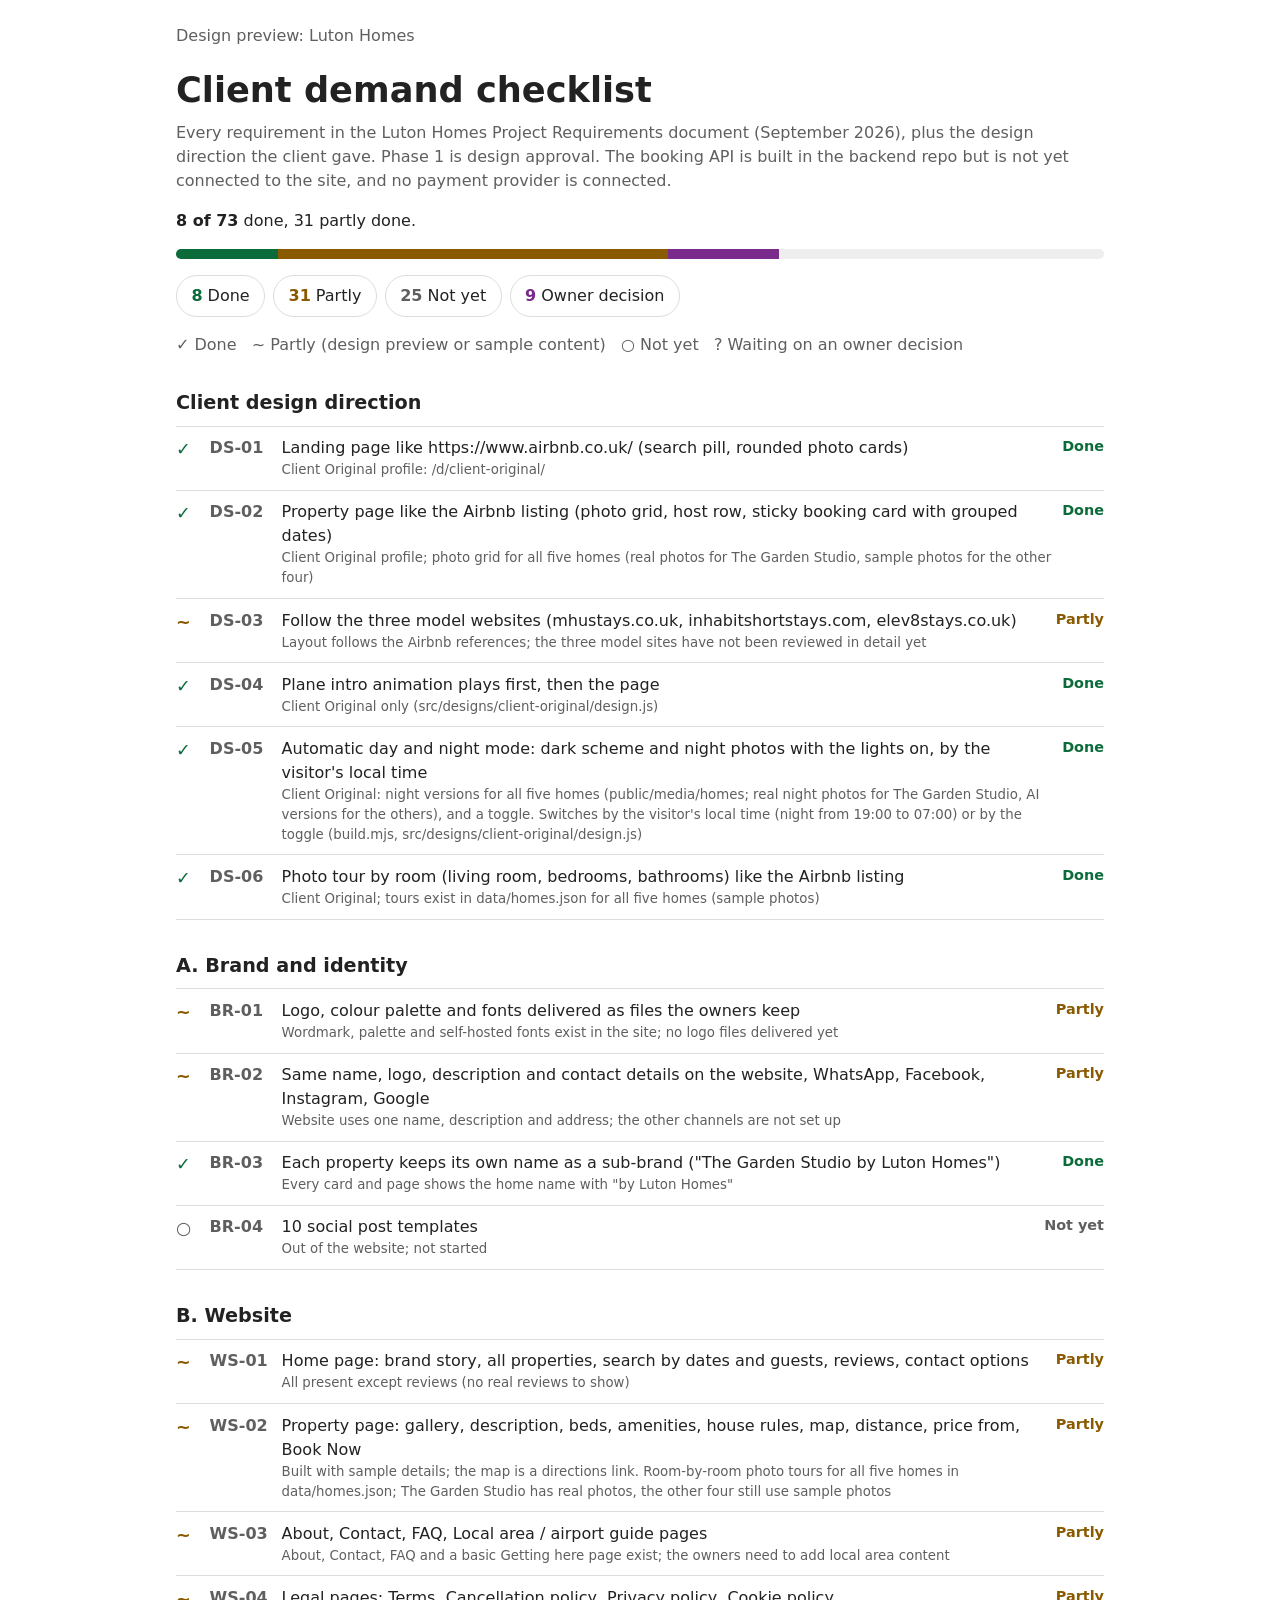
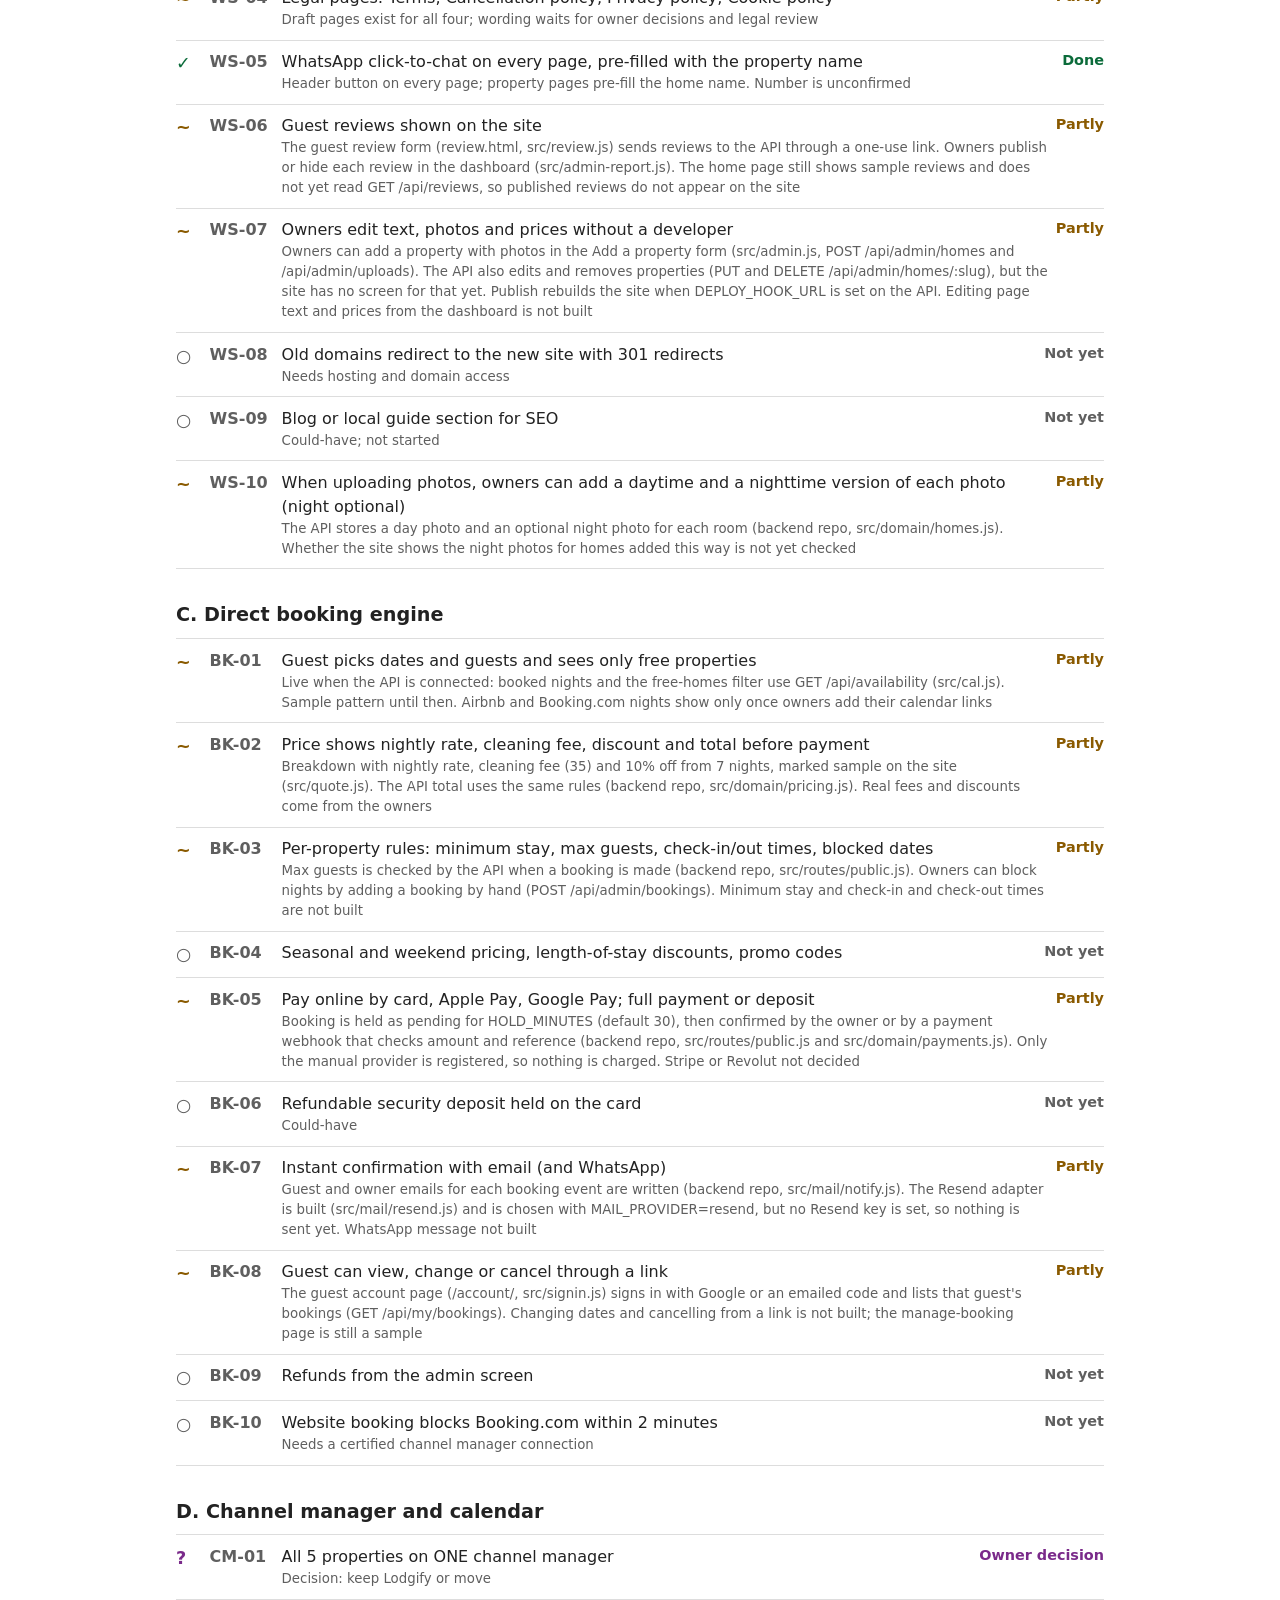
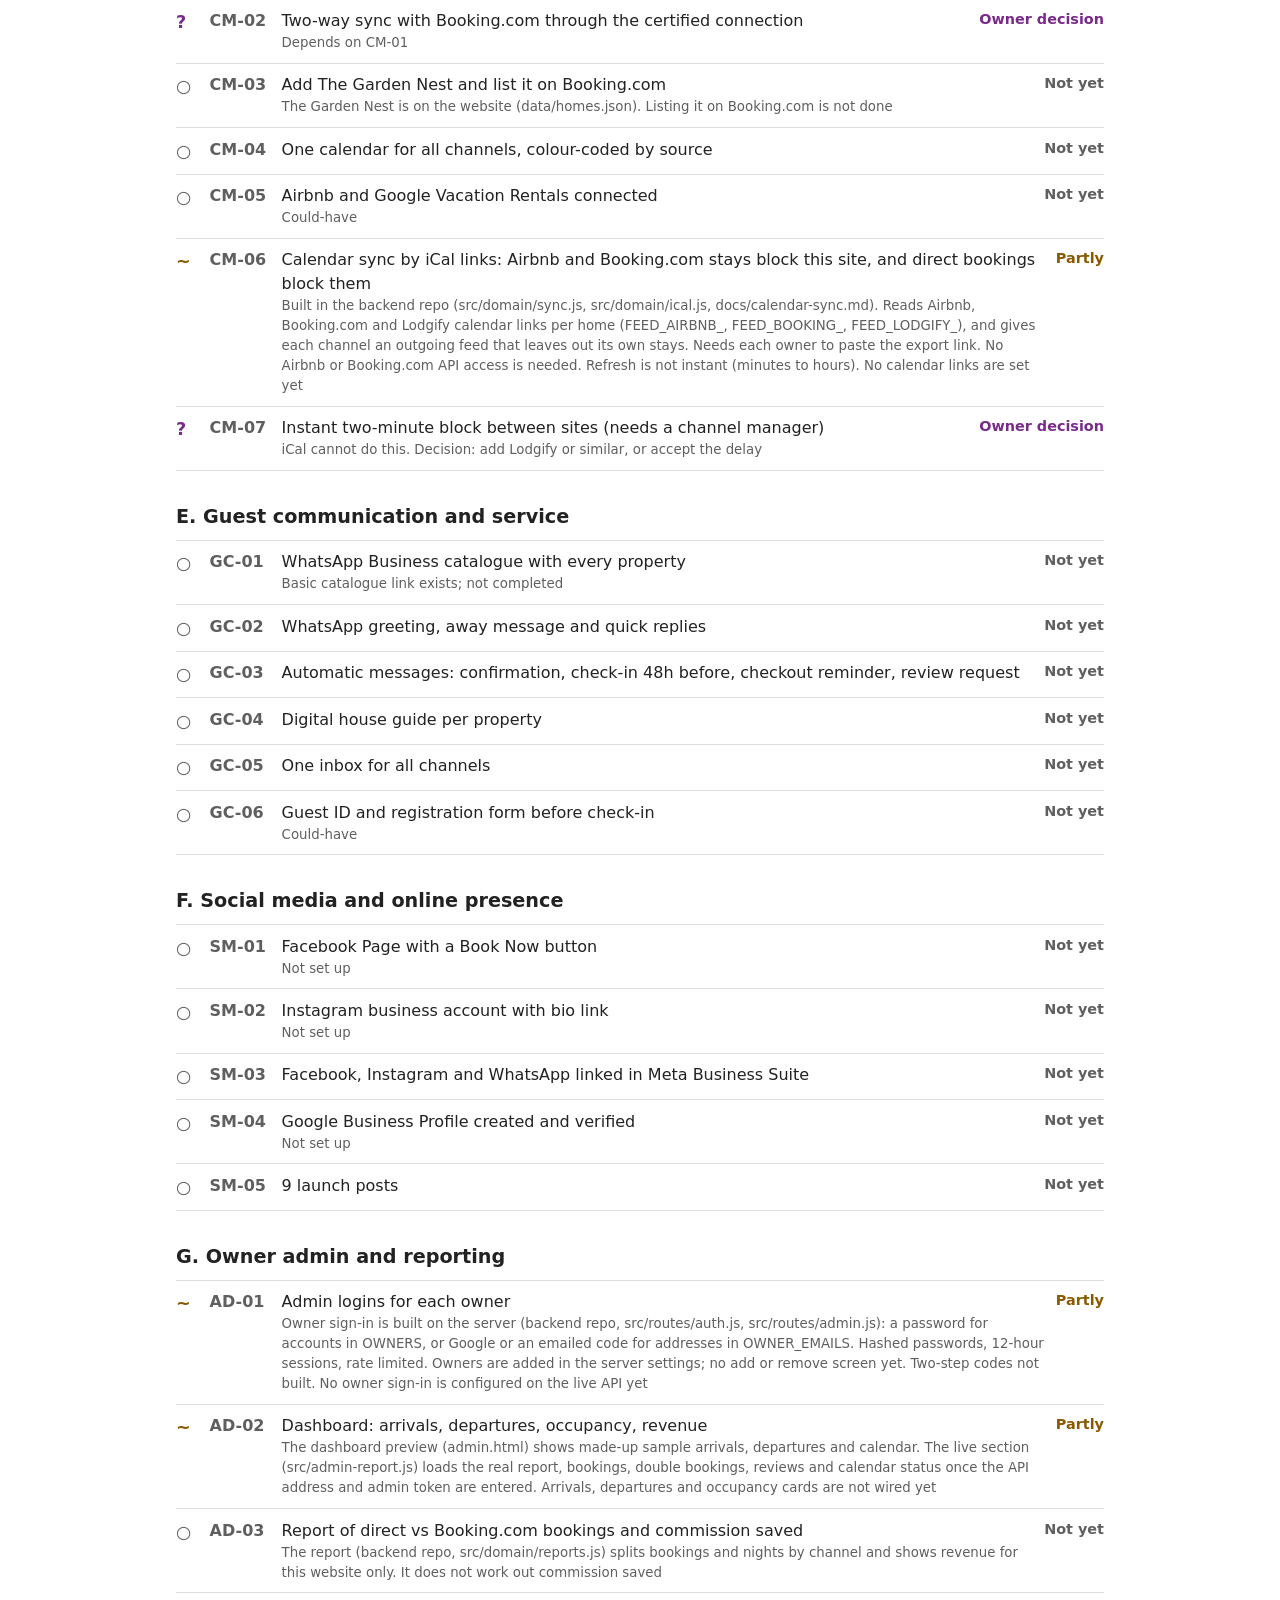
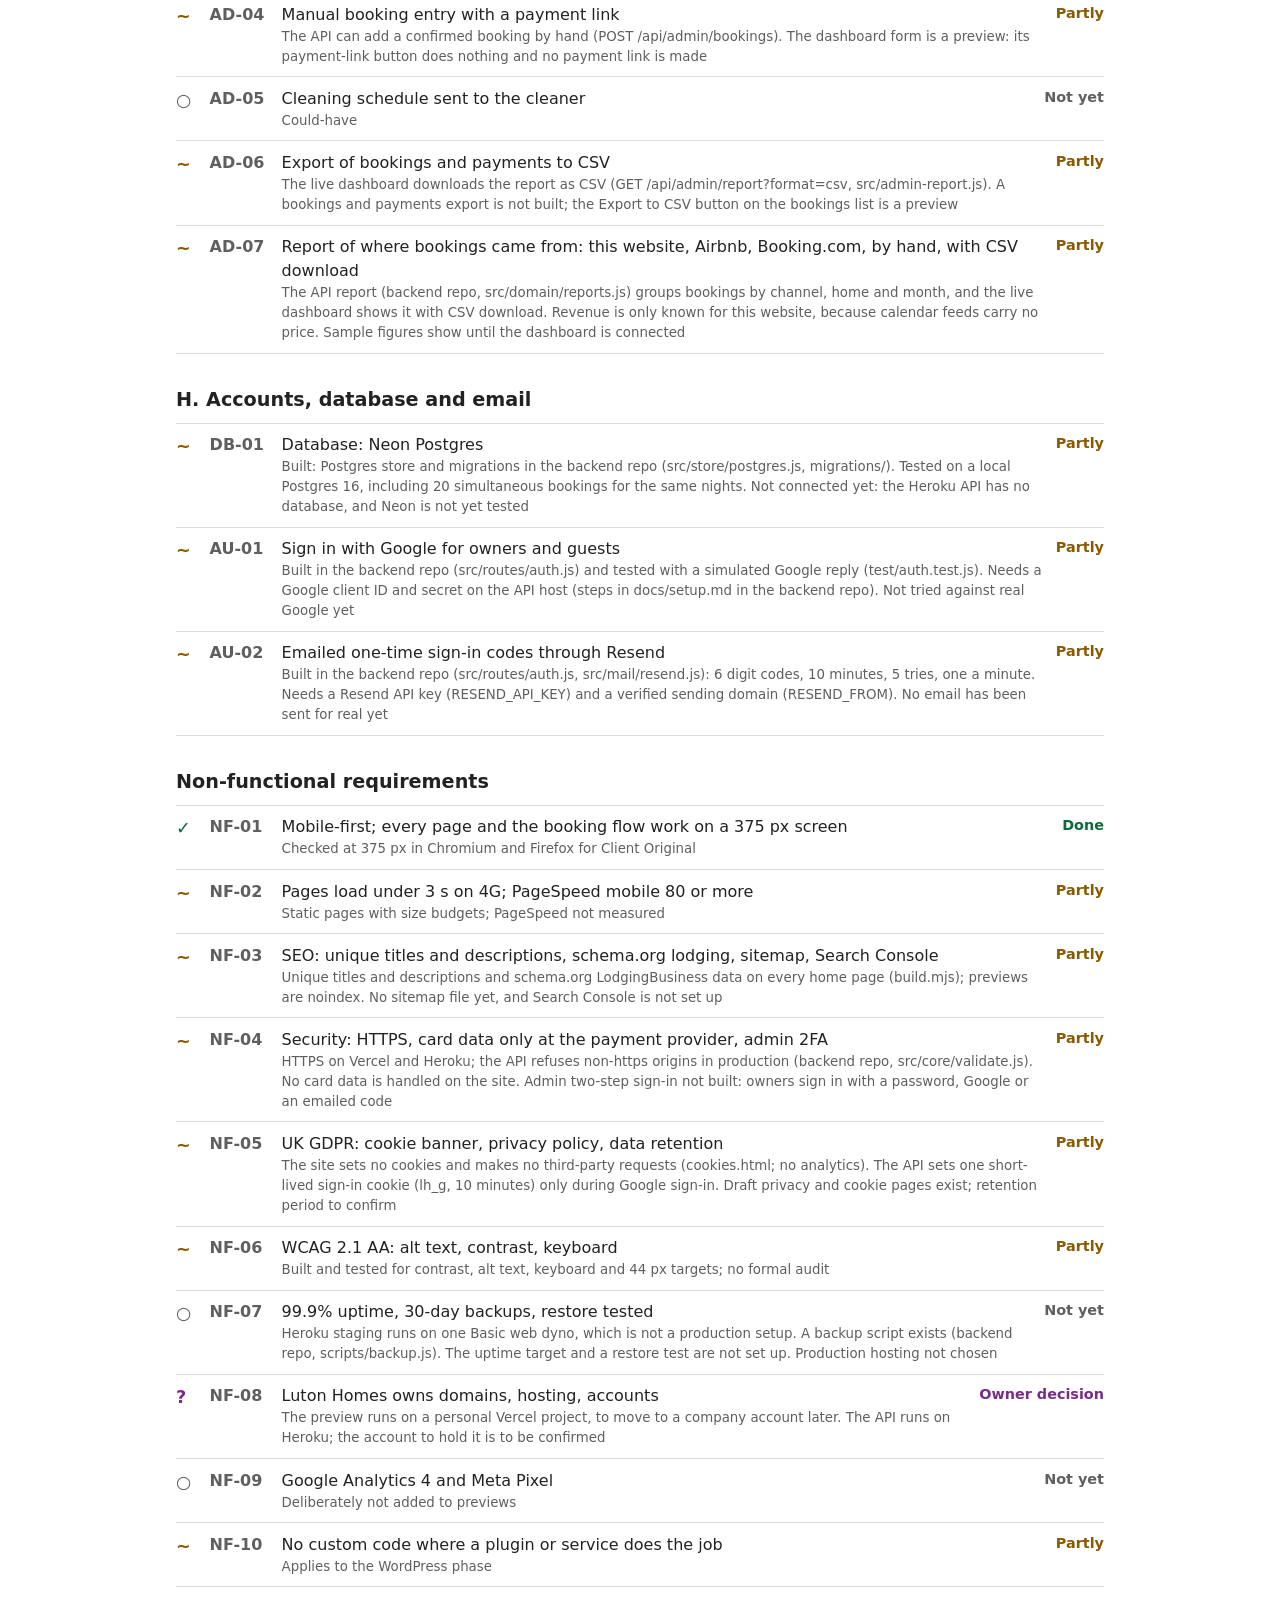
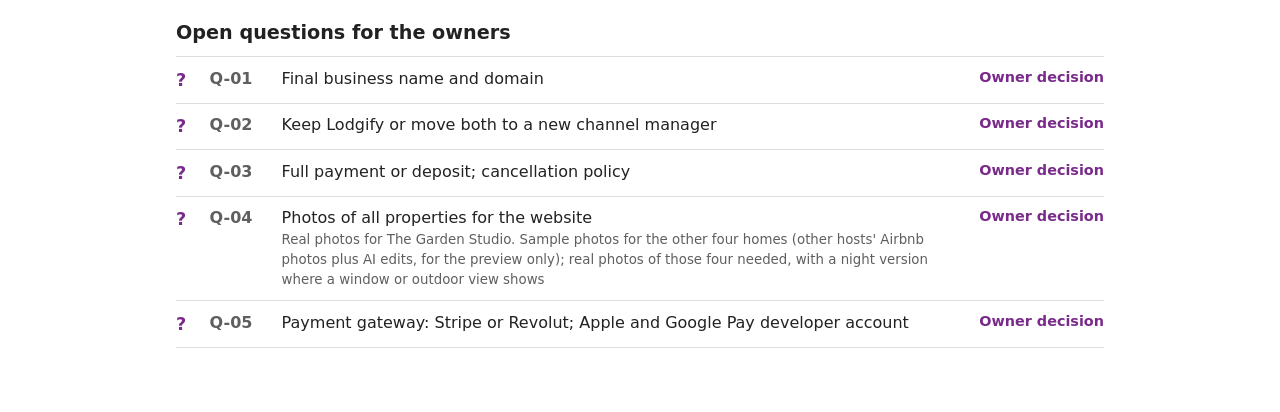
<file: public/requirements/index.html>
<!doctype html>
<html lang="en-GB"><head><meta charset="utf-8"><meta name="viewport" content="width=device-width, initial-scale=1"><meta name="robots" content="noindex">
<title>Client demand checklist | Luton Homes</title>
<meta name="description" content="Every requirement from the Luton Homes project requirements document, ticked where it is done.">
<style>
:root{--ink:#222;--mut:#5f5f5f;--line:#ddd;--ok:#0b6b3a;--part:#8a5a00;--no:#5f5f5f;--own:#7a2a8a}
*{box-sizing:border-box}body{margin:0;font:1rem/1.5 system-ui,sans-serif;color:var(--ink);background:#fff}
a{color:inherit}.skip{position:absolute;left:-9999px}.skip:focus{left:1rem;top:1rem;background:#fff;padding:.5rem}
main{max-width:60rem;margin:0 auto;padding:1.5rem 1rem 4rem}h1{margin:.5rem 0 .25rem;font-size:clamp(1.6rem,4vw,2.2rem)}h2{margin:2rem 0 .5rem;font-size:1.2rem}
.lead{color:var(--mut);margin:0 0 1rem}.summary{display:flex;flex-wrap:wrap;gap:.5rem;padding:0;margin:1rem 0;list-style:none}
.summary li{padding:.5rem .9rem;border:1px solid var(--line);border-radius:999px}.bar{height:10px;border-radius:99px;background:#eee;overflow:hidden;display:flex;margin:.5rem 0 0}
.bar i{display:block;height:100%}.list{list-style:none;margin:0;padding:0;border-top:1px solid var(--line)}
.list li{display:grid;grid-template-columns:1.6rem 4rem 1fr auto;gap:.5rem;align-items:start;padding:.6rem 0;border-bottom:1px solid var(--line)}
.mark{font-weight:800;font-size:1.1rem}.id{font-weight:700;color:var(--mut)}.txt small{display:block;color:var(--mut)}.state{font-weight:700;font-size:.9rem;white-space:nowrap}
.s-done .mark,.s-done .state,.summary .s-done b{color:var(--ok)}.s-partly .mark,.s-partly .state,.summary .s-partly b{color:var(--part)}
.s-not .mark,.s-not .state,.summary .s-not b{color:var(--no)}.s-owner .mark,.s-owner .state,.summary .s-owner b{color:var(--own)}
@media(max-width:560px){.list li{grid-template-columns:1.4rem 1fr;}.id{grid-column:2}.txt{grid-column:2}.state{grid-column:2}}
</style></head><body>
<a class="skip" href="#content">Skip to content</a>
<main id="content">
<p class="lead">Design preview: Luton Homes</p>
<h1>Client demand checklist</h1>
<p class="lead">Every requirement in the Luton Homes Project Requirements document (September 2026), plus the design direction the client gave. Phase 1 is design approval. The booking API is built in the backend repo but is not yet connected to the site, and no payment provider is connected.</p>
<p><strong>8 of 73</strong> done, 31 partly done.</p>
<div class="bar" role="img" aria-label="8 done, 31 partly, 25 not yet, 9 owner decisions, out of 73"><i style="width:11%;background:var(--ok)"></i><i style="width:42%;background:var(--part)"></i><i style="width:12%;background:var(--own)"></i></div>
<ul class="summary"><li class="s-done"><b>8</b> Done</li><li class="s-partly"><b>31</b> Partly</li><li class="s-not"><b>25</b> Not yet</li><li class="s-owner"><b>9</b> Owner decision</li></ul>
<p class="lead">✓ Done &nbsp; ~ Partly (design preview or sample content) &nbsp; ○ Not yet &nbsp; ? Waiting on an owner decision</p>
<section><h2>Client design direction</h2><ul class="list"><li class="s-done"><span class="mark" aria-hidden="true">✓</span><span class="id">DS-01</span><span class="txt">Landing page like https://www.airbnb.co.uk/ (search pill, rounded photo cards)<small>Client Original profile: /d/client-original/</small></span><span class="state">Done</span></li><li class="s-done"><span class="mark" aria-hidden="true">✓</span><span class="id">DS-02</span><span class="txt">Property page like the Airbnb listing (photo grid, host row, sticky booking card with grouped dates)<small>Client Original profile; photo grid for all five homes (real photos for The Garden Studio, sample photos for the other four)</small></span><span class="state">Done</span></li><li class="s-partly"><span class="mark" aria-hidden="true">~</span><span class="id">DS-03</span><span class="txt">Follow the three model websites (mhustays.co.uk, inhabitshortstays.com, elev8stays.co.uk)<small>Layout follows the Airbnb references; the three model sites have not been reviewed in detail yet</small></span><span class="state">Partly</span></li><li class="s-done"><span class="mark" aria-hidden="true">✓</span><span class="id">DS-04</span><span class="txt">Plane intro animation plays first, then the page<small>Client Original only (src/designs/client-original/design.js)</small></span><span class="state">Done</span></li><li class="s-done"><span class="mark" aria-hidden="true">✓</span><span class="id">DS-05</span><span class="txt">Automatic day and night mode: dark scheme and night photos with the lights on, by the visitor&#x27;s local time<small>Client Original: night versions for all five homes (public/media/homes; real night photos for The Garden Studio, AI versions for the others), and a toggle. Switches by the visitor's local time (night from 19:00 to 07:00) or by the toggle (build.mjs, src/designs/client-original/design.js)</small></span><span class="state">Done</span></li><li class="s-done"><span class="mark" aria-hidden="true">✓</span><span class="id">DS-06</span><span class="txt">Photo tour by room (living room, bedrooms, bathrooms) like the Airbnb listing<small>Client Original; tours exist in data/homes.json for all five homes (sample photos)</small></span><span class="state">Done</span></li></ul></section><section><h2>A. Brand and identity</h2><ul class="list"><li class="s-partly"><span class="mark" aria-hidden="true">~</span><span class="id">BR-01</span><span class="txt">Logo, colour palette and fonts delivered as files the owners keep<small>Wordmark, palette and self-hosted fonts exist in the site; no logo files delivered yet</small></span><span class="state">Partly</span></li><li class="s-partly"><span class="mark" aria-hidden="true">~</span><span class="id">BR-02</span><span class="txt">Same name, logo, description and contact details on the website, WhatsApp, Facebook, Instagram, Google<small>Website uses one name, description and address; the other channels are not set up</small></span><span class="state">Partly</span></li><li class="s-done"><span class="mark" aria-hidden="true">✓</span><span class="id">BR-03</span><span class="txt">Each property keeps its own name as a sub-brand (&quot;The Garden Studio by Luton Homes&quot;)<small>Every card and page shows the home name with &quot;by Luton Homes&quot;</small></span><span class="state">Done</span></li><li class="s-not"><span class="mark" aria-hidden="true">○</span><span class="id">BR-04</span><span class="txt">10 social post templates<small>Out of the website; not started</small></span><span class="state">Not yet</span></li></ul></section><section><h2>B. Website</h2><ul class="list"><li class="s-partly"><span class="mark" aria-hidden="true">~</span><span class="id">WS-01</span><span class="txt">Home page: brand story, all properties, search by dates and guests, reviews, contact options<small>All present except reviews (no real reviews to show)</small></span><span class="state">Partly</span></li><li class="s-partly"><span class="mark" aria-hidden="true">~</span><span class="id">WS-02</span><span class="txt">Property page: gallery, description, beds, amenities, house rules, map, distance, price from, Book Now<small>Built with sample details; the map is a directions link. Room-by-room photo tours for all five homes in data/homes.json; The Garden Studio has real photos, the other four still use sample photos</small></span><span class="state">Partly</span></li><li class="s-partly"><span class="mark" aria-hidden="true">~</span><span class="id">WS-03</span><span class="txt">About, Contact, FAQ, Local area / airport guide pages<small>About, Contact, FAQ and a basic Getting here page exist; the owners need to add local area content</small></span><span class="state">Partly</span></li><li class="s-partly"><span class="mark" aria-hidden="true">~</span><span class="id">WS-04</span><span class="txt">Legal pages: Terms, Cancellation policy, Privacy policy, Cookie policy<small>Draft pages exist for all four; wording waits for owner decisions and legal review</small></span><span class="state">Partly</span></li><li class="s-done"><span class="mark" aria-hidden="true">✓</span><span class="id">WS-05</span><span class="txt">WhatsApp click-to-chat on every page, pre-filled with the property name<small>Header button on every page; property pages pre-fill the home name. Number is unconfirmed</small></span><span class="state">Done</span></li><li class="s-partly"><span class="mark" aria-hidden="true">~</span><span class="id">WS-06</span><span class="txt">Guest reviews shown on the site<small>The guest review form (review.html, src/review.js) sends reviews to the API through a one-use link. Owners publish or hide each review in the dashboard (src/admin-report.js). The home page still shows sample reviews and does not yet read GET /api/reviews, so published reviews do not appear on the site</small></span><span class="state">Partly</span></li><li class="s-partly"><span class="mark" aria-hidden="true">~</span><span class="id">WS-07</span><span class="txt">Owners edit text, photos and prices without a developer<small>Owners can add a property with photos in the Add a property form (src/admin.js, POST /api/admin/homes and /api/admin/uploads). The API also edits and removes properties (PUT and DELETE /api/admin/homes/:slug), but the site has no screen for that yet. Publish rebuilds the site when DEPLOY_HOOK_URL is set on the API. Editing page text and prices from the dashboard is not built</small></span><span class="state">Partly</span></li><li class="s-not"><span class="mark" aria-hidden="true">○</span><span class="id">WS-08</span><span class="txt">Old domains redirect to the new site with 301 redirects<small>Needs hosting and domain access</small></span><span class="state">Not yet</span></li><li class="s-not"><span class="mark" aria-hidden="true">○</span><span class="id">WS-09</span><span class="txt">Blog or local guide section for SEO<small>Could-have; not started</small></span><span class="state">Not yet</span></li><li class="s-partly"><span class="mark" aria-hidden="true">~</span><span class="id">WS-10</span><span class="txt">When uploading photos, owners can add a daytime and a nighttime version of each photo (night optional)<small>The API stores a day photo and an optional night photo for each room (backend repo, src/domain/homes.js). Whether the site shows the night photos for homes added this way is not yet checked</small></span><span class="state">Partly</span></li></ul></section><section><h2>C. Direct booking engine</h2><ul class="list"><li class="s-partly"><span class="mark" aria-hidden="true">~</span><span class="id">BK-01</span><span class="txt">Guest picks dates and guests and sees only free properties<small>Live when the API is connected: booked nights and the free-homes filter use GET /api/availability (src/cal.js). Sample pattern until then. Airbnb and Booking.com nights show only once owners add their calendar links</small></span><span class="state">Partly</span></li><li class="s-partly"><span class="mark" aria-hidden="true">~</span><span class="id">BK-02</span><span class="txt">Price shows nightly rate, cleaning fee, discount and total before payment<small>Breakdown with nightly rate, cleaning fee (35) and 10% off from 7 nights, marked sample on the site (src/quote.js). The API total uses the same rules (backend repo, src/domain/pricing.js). Real fees and discounts come from the owners</small></span><span class="state">Partly</span></li><li class="s-partly"><span class="mark" aria-hidden="true">~</span><span class="id">BK-03</span><span class="txt">Per-property rules: minimum stay, max guests, check-in/out times, blocked dates<small>Max guests is checked by the API when a booking is made (backend repo, src/routes/public.js). Owners can block nights by adding a booking by hand (POST /api/admin/bookings). Minimum stay and check-in and check-out times are not built</small></span><span class="state">Partly</span></li><li class="s-not"><span class="mark" aria-hidden="true">○</span><span class="id">BK-04</span><span class="txt">Seasonal and weekend pricing, length-of-stay discounts, promo codes</span><span class="state">Not yet</span></li><li class="s-partly"><span class="mark" aria-hidden="true">~</span><span class="id">BK-05</span><span class="txt">Pay online by card, Apple Pay, Google Pay; full payment or deposit<small>Booking is held as pending for HOLD_MINUTES (default 30), then confirmed by the owner or by a payment webhook that checks amount and reference (backend repo, src/routes/public.js and src/domain/payments.js). Only the manual provider is registered, so nothing is charged. Stripe or Revolut not decided</small></span><span class="state">Partly</span></li><li class="s-not"><span class="mark" aria-hidden="true">○</span><span class="id">BK-06</span><span class="txt">Refundable security deposit held on the card<small>Could-have</small></span><span class="state">Not yet</span></li><li class="s-partly"><span class="mark" aria-hidden="true">~</span><span class="id">BK-07</span><span class="txt">Instant confirmation with email (and WhatsApp)<small>Guest and owner emails for each booking event are written (backend repo, src/mail/notify.js). The Resend adapter is built (src/mail/resend.js) and is chosen with MAIL_PROVIDER=resend, but no Resend key is set, so nothing is sent yet. WhatsApp message not built</small></span><span class="state">Partly</span></li><li class="s-partly"><span class="mark" aria-hidden="true">~</span><span class="id">BK-08</span><span class="txt">Guest can view, change or cancel through a link<small>The guest account page (/account/, src/signin.js) signs in with Google or an emailed code and lists that guest's bookings (GET /api/my/bookings). Changing dates and cancelling from a link is not built; the manage-booking page is still a sample</small></span><span class="state">Partly</span></li><li class="s-not"><span class="mark" aria-hidden="true">○</span><span class="id">BK-09</span><span class="txt">Refunds from the admin screen</span><span class="state">Not yet</span></li><li class="s-not"><span class="mark" aria-hidden="true">○</span><span class="id">BK-10</span><span class="txt">Website booking blocks Booking.com within 2 minutes<small>Needs a certified channel manager connection</small></span><span class="state">Not yet</span></li></ul></section><section><h2>D. Channel manager and calendar</h2><ul class="list"><li class="s-owner"><span class="mark" aria-hidden="true">?</span><span class="id">CM-01</span><span class="txt">All 5 properties on ONE channel manager<small>Decision: keep Lodgify or move</small></span><span class="state">Owner decision</span></li><li class="s-owner"><span class="mark" aria-hidden="true">?</span><span class="id">CM-02</span><span class="txt">Two-way sync with Booking.com through the certified connection<small>Depends on CM-01</small></span><span class="state">Owner decision</span></li><li class="s-not"><span class="mark" aria-hidden="true">○</span><span class="id">CM-03</span><span class="txt">Add The Garden Nest and list it on Booking.com<small>The Garden Nest is on the website (data/homes.json). Listing it on Booking.com is not done</small></span><span class="state">Not yet</span></li><li class="s-not"><span class="mark" aria-hidden="true">○</span><span class="id">CM-04</span><span class="txt">One calendar for all channels, colour-coded by source</span><span class="state">Not yet</span></li><li class="s-not"><span class="mark" aria-hidden="true">○</span><span class="id">CM-05</span><span class="txt">Airbnb and Google Vacation Rentals connected<small>Could-have</small></span><span class="state">Not yet</span></li><li class="s-partly"><span class="mark" aria-hidden="true">~</span><span class="id">CM-06</span><span class="txt">Calendar sync by iCal links: Airbnb and Booking.com stays block this site, and direct bookings block them<small>Built in the backend repo (src/domain/sync.js, src/domain/ical.js, docs/calendar-sync.md). Reads Airbnb, Booking.com and Lodgify calendar links per home (FEED_AIRBNB_, FEED_BOOKING_, FEED_LODGIFY_), and gives each channel an outgoing feed that leaves out its own stays. Needs each owner to paste the export link. No Airbnb or Booking.com API access is needed. Refresh is not instant (minutes to hours). No calendar links are set yet</small></span><span class="state">Partly</span></li><li class="s-owner"><span class="mark" aria-hidden="true">?</span><span class="id">CM-07</span><span class="txt">Instant two-minute block between sites (needs a channel manager)<small>iCal cannot do this. Decision: add Lodgify or similar, or accept the delay</small></span><span class="state">Owner decision</span></li></ul></section><section><h2>E. Guest communication and service</h2><ul class="list"><li class="s-not"><span class="mark" aria-hidden="true">○</span><span class="id">GC-01</span><span class="txt">WhatsApp Business catalogue with every property<small>Basic catalogue link exists; not completed</small></span><span class="state">Not yet</span></li><li class="s-not"><span class="mark" aria-hidden="true">○</span><span class="id">GC-02</span><span class="txt">WhatsApp greeting, away message and quick replies</span><span class="state">Not yet</span></li><li class="s-not"><span class="mark" aria-hidden="true">○</span><span class="id">GC-03</span><span class="txt">Automatic messages: confirmation, check-in 48h before, checkout reminder, review request</span><span class="state">Not yet</span></li><li class="s-not"><span class="mark" aria-hidden="true">○</span><span class="id">GC-04</span><span class="txt">Digital house guide per property</span><span class="state">Not yet</span></li><li class="s-not"><span class="mark" aria-hidden="true">○</span><span class="id">GC-05</span><span class="txt">One inbox for all channels</span><span class="state">Not yet</span></li><li class="s-not"><span class="mark" aria-hidden="true">○</span><span class="id">GC-06</span><span class="txt">Guest ID and registration form before check-in<small>Could-have</small></span><span class="state">Not yet</span></li></ul></section><section><h2>F. Social media and online presence</h2><ul class="list"><li class="s-not"><span class="mark" aria-hidden="true">○</span><span class="id">SM-01</span><span class="txt">Facebook Page with a Book Now button<small>Not set up</small></span><span class="state">Not yet</span></li><li class="s-not"><span class="mark" aria-hidden="true">○</span><span class="id">SM-02</span><span class="txt">Instagram business account with bio link<small>Not set up</small></span><span class="state">Not yet</span></li><li class="s-not"><span class="mark" aria-hidden="true">○</span><span class="id">SM-03</span><span class="txt">Facebook, Instagram and WhatsApp linked in Meta Business Suite</span><span class="state">Not yet</span></li><li class="s-not"><span class="mark" aria-hidden="true">○</span><span class="id">SM-04</span><span class="txt">Google Business Profile created and verified<small>Not set up</small></span><span class="state">Not yet</span></li><li class="s-not"><span class="mark" aria-hidden="true">○</span><span class="id">SM-05</span><span class="txt">9 launch posts</span><span class="state">Not yet</span></li></ul></section><section><h2>G. Owner admin and reporting</h2><ul class="list"><li class="s-partly"><span class="mark" aria-hidden="true">~</span><span class="id">AD-01</span><span class="txt">Admin logins for each owner<small>Owner sign-in is built on the server (backend repo, src/routes/auth.js, src/routes/admin.js): a password for accounts in OWNERS, or Google or an emailed code for addresses in OWNER_EMAILS. Hashed passwords, 12-hour sessions, rate limited. Owners are added in the server settings; no add or remove screen yet. Two-step codes not built. No owner sign-in is configured on the live API yet</small></span><span class="state">Partly</span></li><li class="s-partly"><span class="mark" aria-hidden="true">~</span><span class="id">AD-02</span><span class="txt">Dashboard: arrivals, departures, occupancy, revenue<small>The dashboard preview (admin.html) shows made-up sample arrivals, departures and calendar. The live section (src/admin-report.js) loads the real report, bookings, double bookings, reviews and calendar status once the API address and admin token are entered. Arrivals, departures and occupancy cards are not wired yet</small></span><span class="state">Partly</span></li><li class="s-not"><span class="mark" aria-hidden="true">○</span><span class="id">AD-03</span><span class="txt">Report of direct vs Booking.com bookings and commission saved<small>The report (backend repo, src/domain/reports.js) splits bookings and nights by channel and shows revenue for this website only. It does not work out commission saved</small></span><span class="state">Not yet</span></li><li class="s-partly"><span class="mark" aria-hidden="true">~</span><span class="id">AD-04</span><span class="txt">Manual booking entry with a payment link<small>The API can add a confirmed booking by hand (POST /api/admin/bookings). The dashboard form is a preview: its payment-link button does nothing and no payment link is made</small></span><span class="state">Partly</span></li><li class="s-not"><span class="mark" aria-hidden="true">○</span><span class="id">AD-05</span><span class="txt">Cleaning schedule sent to the cleaner<small>Could-have</small></span><span class="state">Not yet</span></li><li class="s-partly"><span class="mark" aria-hidden="true">~</span><span class="id">AD-06</span><span class="txt">Export of bookings and payments to CSV<small>The live dashboard downloads the report as CSV (GET /api/admin/report?format=csv, src/admin-report.js). A bookings and payments export is not built; the Export to CSV button on the bookings list is a preview</small></span><span class="state">Partly</span></li><li class="s-partly"><span class="mark" aria-hidden="true">~</span><span class="id">AD-07</span><span class="txt">Report of where bookings came from: this website, Airbnb, Booking.com, by hand, with CSV download<small>The API report (backend repo, src/domain/reports.js) groups bookings by channel, home and month, and the live dashboard shows it with CSV download. Revenue is only known for this website, because calendar feeds carry no price. Sample figures show until the dashboard is connected</small></span><span class="state">Partly</span></li></ul></section><section><h2>H. Accounts, database and email</h2><ul class="list"><li class="s-partly"><span class="mark" aria-hidden="true">~</span><span class="id">DB-01</span><span class="txt">Database: Neon Postgres<small>Built: Postgres store and migrations in the backend repo (src/store/postgres.js, migrations/). Tested on a local Postgres 16, including 20 simultaneous bookings for the same nights. Not connected yet: the Heroku API has no database, and Neon is not yet tested</small></span><span class="state">Partly</span></li><li class="s-partly"><span class="mark" aria-hidden="true">~</span><span class="id">AU-01</span><span class="txt">Sign in with Google for owners and guests<small>Built in the backend repo (src/routes/auth.js) and tested with a simulated Google reply (test/auth.test.js). Needs a Google client ID and secret on the API host (steps in docs/setup.md in the backend repo). Not tried against real Google yet</small></span><span class="state">Partly</span></li><li class="s-partly"><span class="mark" aria-hidden="true">~</span><span class="id">AU-02</span><span class="txt">Emailed one-time sign-in codes through Resend<small>Built in the backend repo (src/routes/auth.js, src/mail/resend.js): 6 digit codes, 10 minutes, 5 tries, one a minute. Needs a Resend API key (RESEND_API_KEY) and a verified sending domain (RESEND_FROM). No email has been sent for real yet</small></span><span class="state">Partly</span></li></ul></section><section><h2>Non-functional requirements</h2><ul class="list"><li class="s-done"><span class="mark" aria-hidden="true">✓</span><span class="id">NF-01</span><span class="txt">Mobile-first; every page and the booking flow work on a 375 px screen<small>Checked at 375 px in Chromium and Firefox for Client Original</small></span><span class="state">Done</span></li><li class="s-partly"><span class="mark" aria-hidden="true">~</span><span class="id">NF-02</span><span class="txt">Pages load under 3 s on 4G; PageSpeed mobile 80 or more<small>Static pages with size budgets; PageSpeed not measured</small></span><span class="state">Partly</span></li><li class="s-partly"><span class="mark" aria-hidden="true">~</span><span class="id">NF-03</span><span class="txt">SEO: unique titles and descriptions, schema.org lodging, sitemap, Search Console<small>Unique titles and descriptions and schema.org LodgingBusiness data on every home page (build.mjs); previews are noindex. No sitemap file yet, and Search Console is not set up</small></span><span class="state">Partly</span></li><li class="s-partly"><span class="mark" aria-hidden="true">~</span><span class="id">NF-04</span><span class="txt">Security: HTTPS, card data only at the payment provider, admin 2FA<small>HTTPS on Vercel and Heroku; the API refuses non-https origins in production (backend repo, src/core/validate.js). No card data is handled on the site. Admin two-step sign-in not built: owners sign in with a password, Google or an emailed code</small></span><span class="state">Partly</span></li><li class="s-partly"><span class="mark" aria-hidden="true">~</span><span class="id">NF-05</span><span class="txt">UK GDPR: cookie banner, privacy policy, data retention<small>The site sets no cookies and makes no third-party requests (cookies.html; no analytics). The API sets one short-lived sign-in cookie (lh_g, 10 minutes) only during Google sign-in. Draft privacy and cookie pages exist; retention period to confirm</small></span><span class="state">Partly</span></li><li class="s-partly"><span class="mark" aria-hidden="true">~</span><span class="id">NF-06</span><span class="txt">WCAG 2.1 AA: alt text, contrast, keyboard<small>Built and tested for contrast, alt text, keyboard and 44 px targets; no formal audit</small></span><span class="state">Partly</span></li><li class="s-not"><span class="mark" aria-hidden="true">○</span><span class="id">NF-07</span><span class="txt">99.9% uptime, 30-day backups, restore tested<small>Heroku staging runs on one Basic web dyno, which is not a production setup. A backup script exists (backend repo, scripts/backup.js). The uptime target and a restore test are not set up. Production hosting not chosen</small></span><span class="state">Not yet</span></li><li class="s-owner"><span class="mark" aria-hidden="true">?</span><span class="id">NF-08</span><span class="txt">Luton Homes owns domains, hosting, accounts<small>The preview runs on a personal Vercel project, to move to a company account later. The API runs on Heroku; the account to hold it is to be confirmed</small></span><span class="state">Owner decision</span></li><li class="s-not"><span class="mark" aria-hidden="true">○</span><span class="id">NF-09</span><span class="txt">Google Analytics 4 and Meta Pixel<small>Deliberately not added to previews</small></span><span class="state">Not yet</span></li><li class="s-partly"><span class="mark" aria-hidden="true">~</span><span class="id">NF-10</span><span class="txt">No custom code where a plugin or service does the job<small>Applies to the WordPress phase</small></span><span class="state">Partly</span></li></ul></section><section><h2>Open questions for the owners</h2><ul class="list"><li class="s-owner"><span class="mark" aria-hidden="true">?</span><span class="id">Q-01</span><span class="txt">Final business name and domain</span><span class="state">Owner decision</span></li><li class="s-owner"><span class="mark" aria-hidden="true">?</span><span class="id">Q-02</span><span class="txt">Keep Lodgify or move both to a new channel manager</span><span class="state">Owner decision</span></li><li class="s-owner"><span class="mark" aria-hidden="true">?</span><span class="id">Q-03</span><span class="txt">Full payment or deposit; cancellation policy</span><span class="state">Owner decision</span></li><li class="s-owner"><span class="mark" aria-hidden="true">?</span><span class="id">Q-04</span><span class="txt">Photos of all properties for the website<small>Real photos for The Garden Studio. Sample photos for the other four homes (other hosts' Airbnb photos plus AI edits, for the preview only); real photos of those four needed, with a night version where a window or outdoor view shows</small></span><span class="state">Owner decision</span></li><li class="s-owner"><span class="mark" aria-hidden="true">?</span><span class="id">Q-05</span><span class="txt">Payment gateway: Stripe or Revolut; Apple and Google Pay developer account</span><span class="state">Owner decision</span></li></ul></section>
</main></body></html>
</file>
